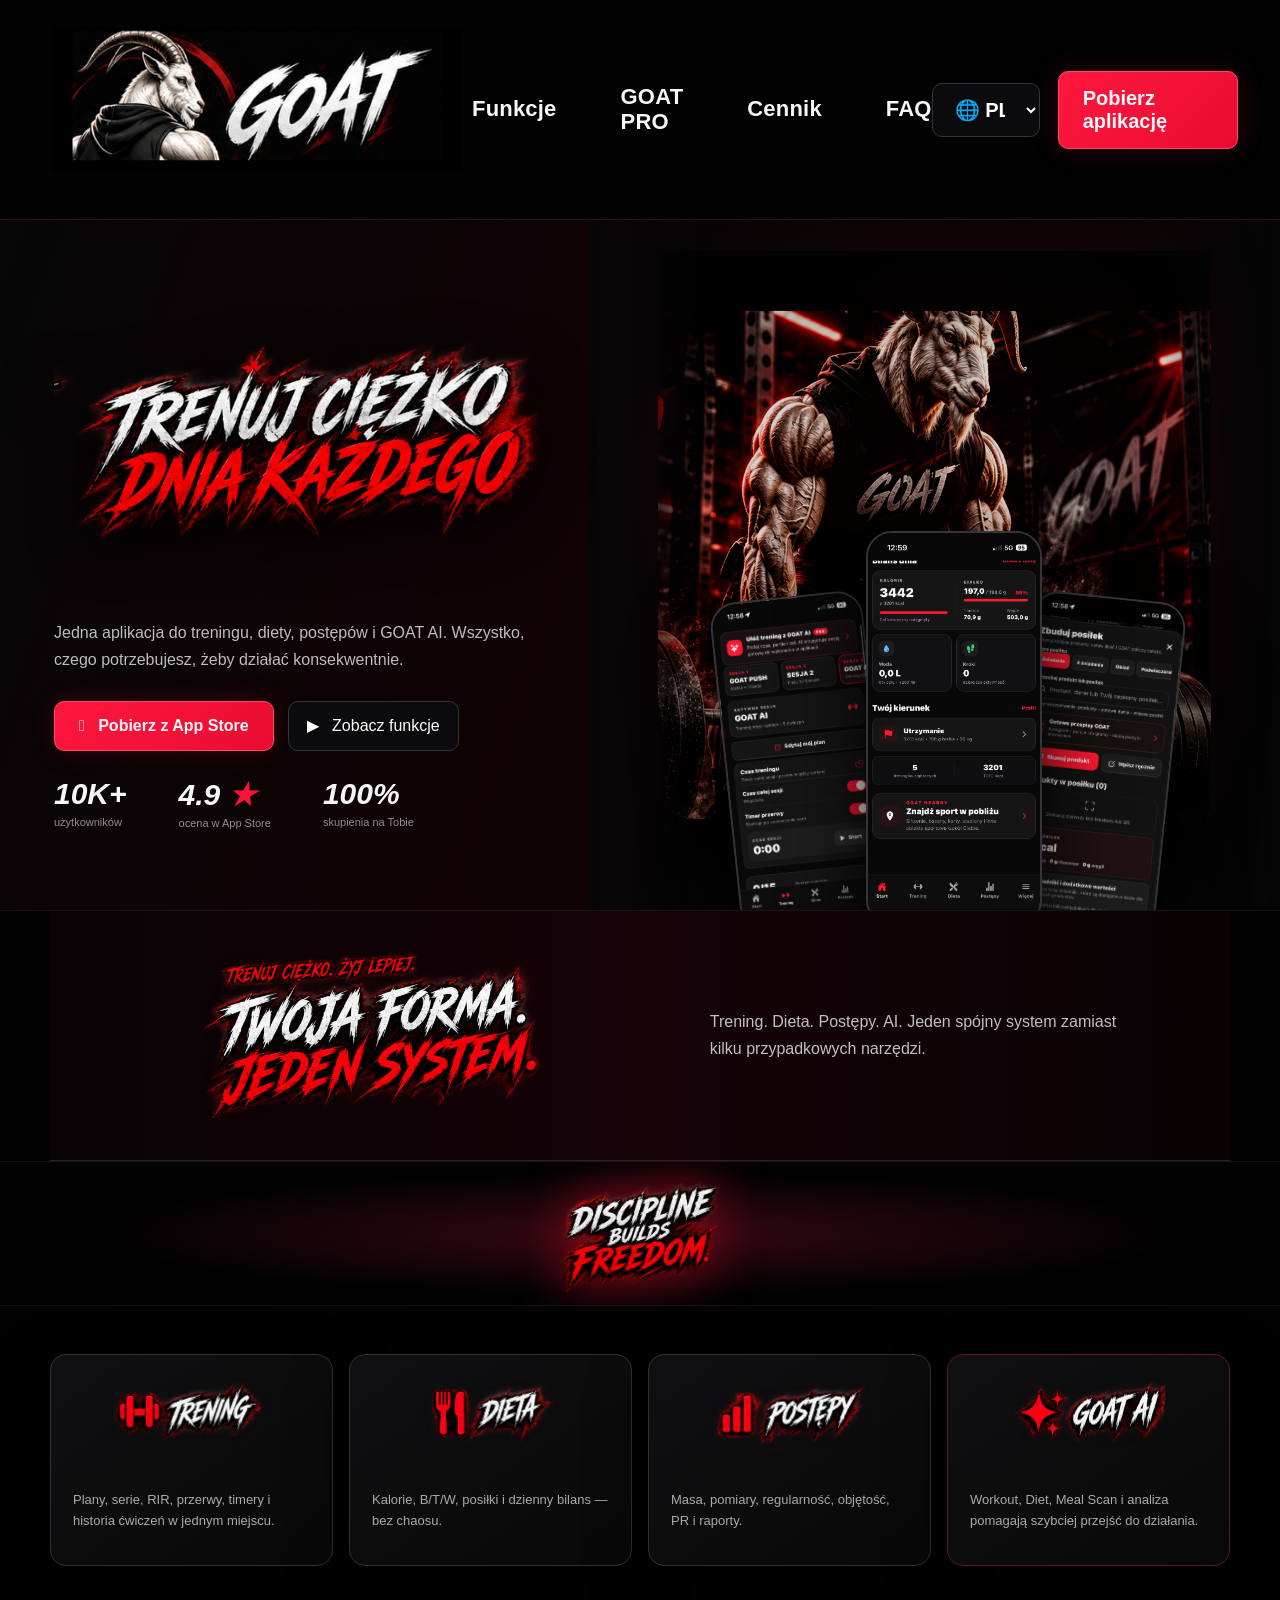
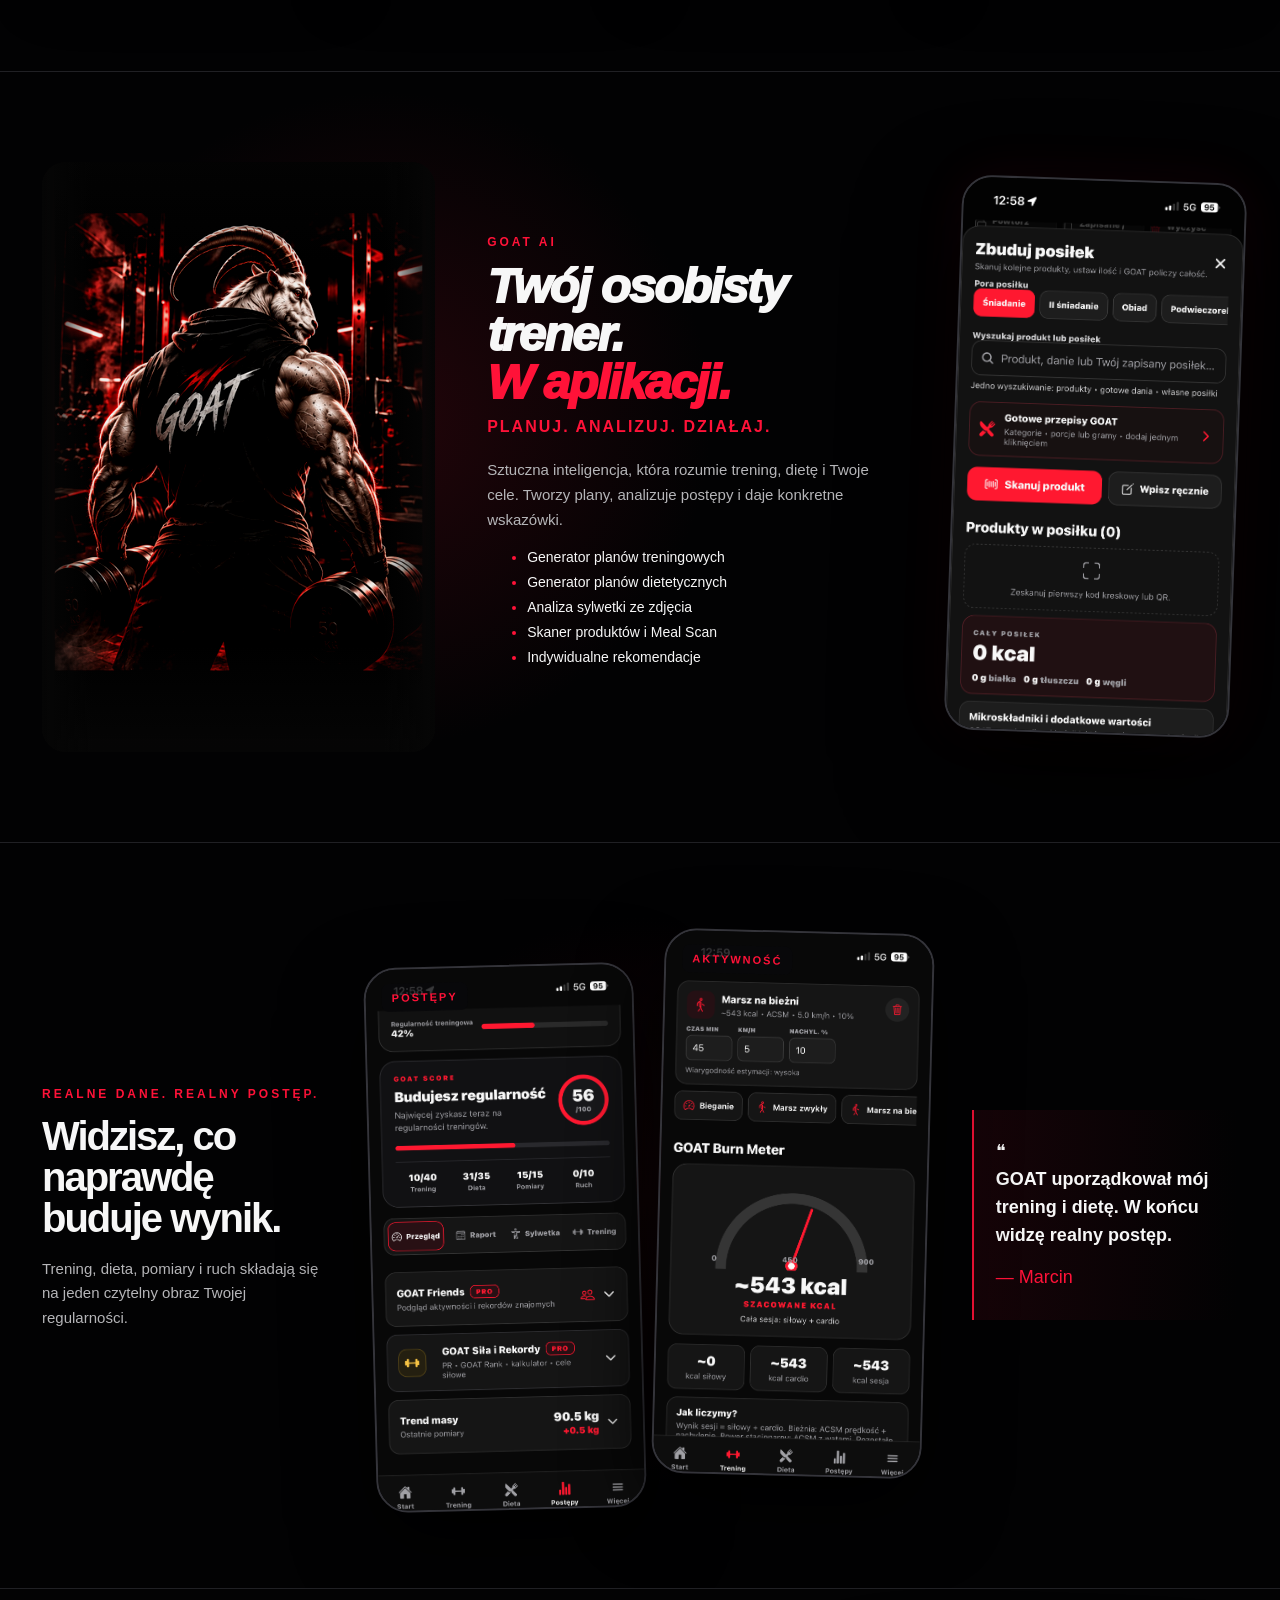
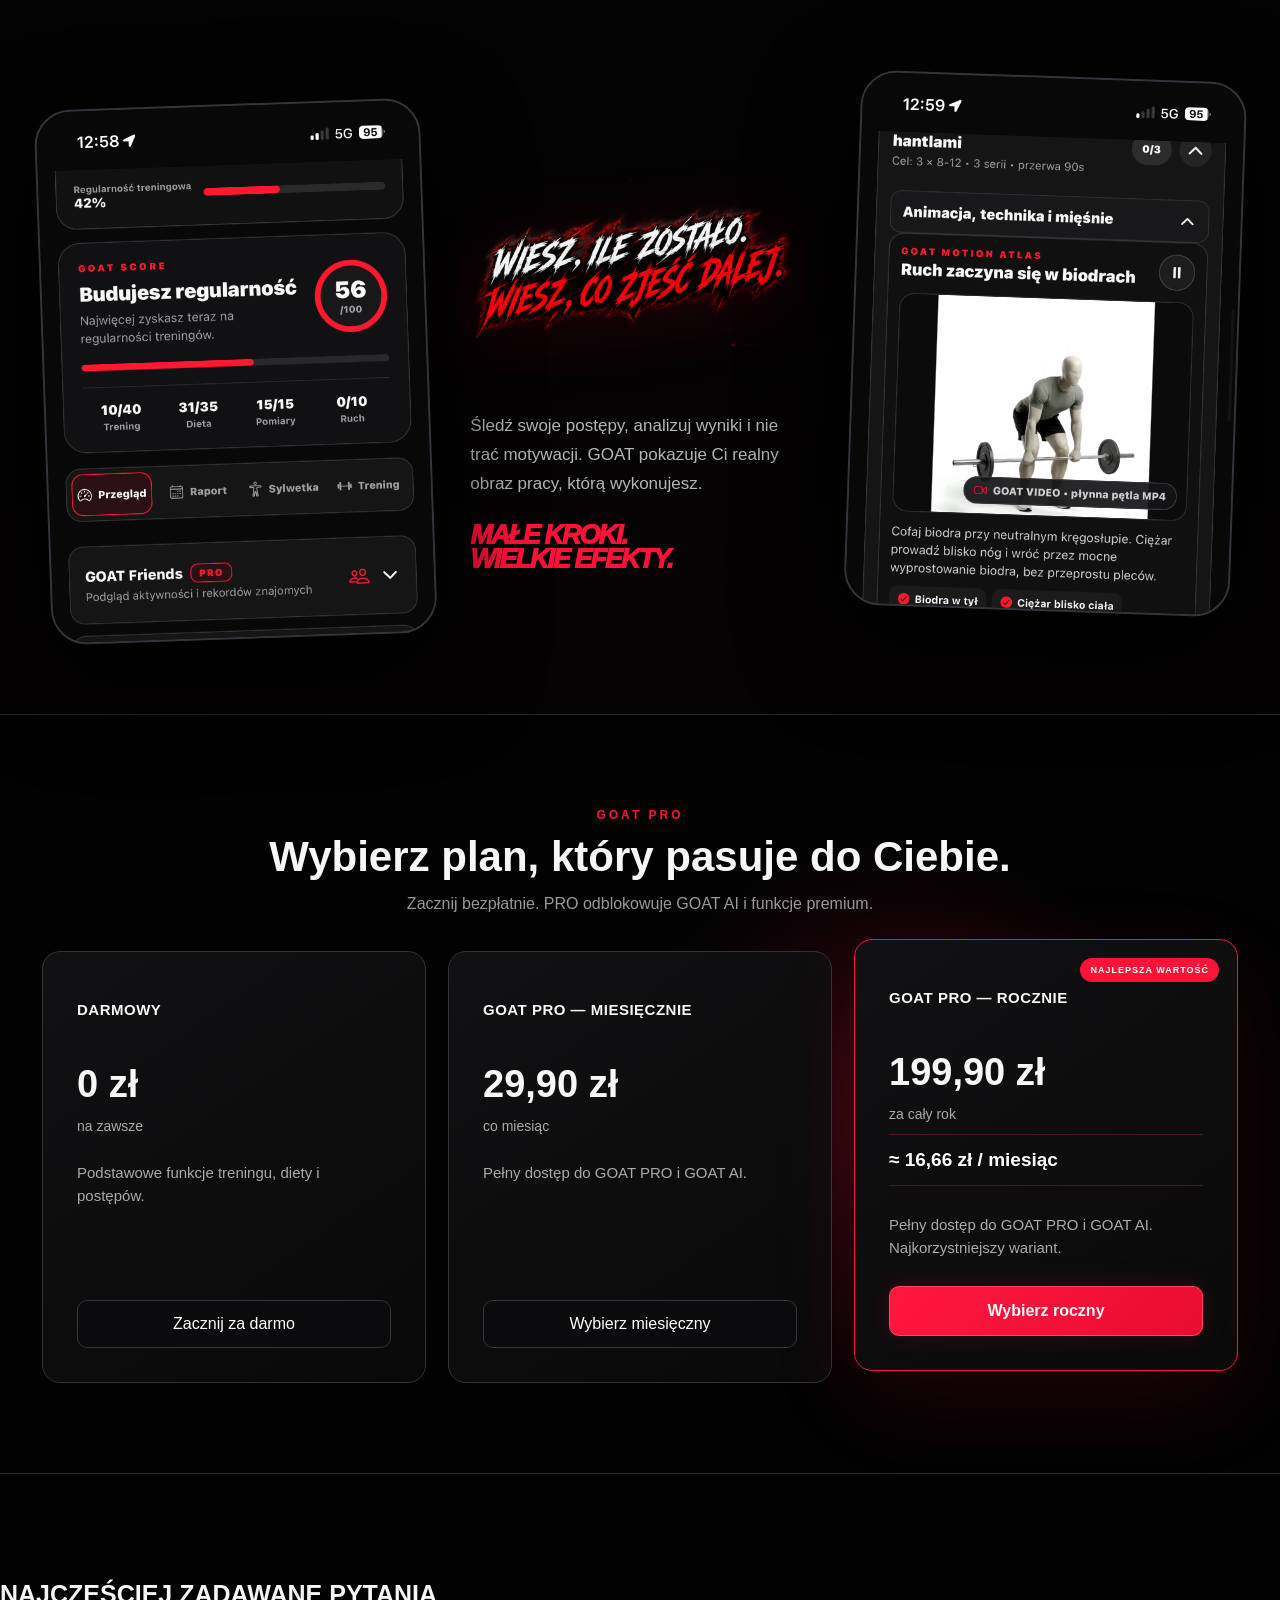
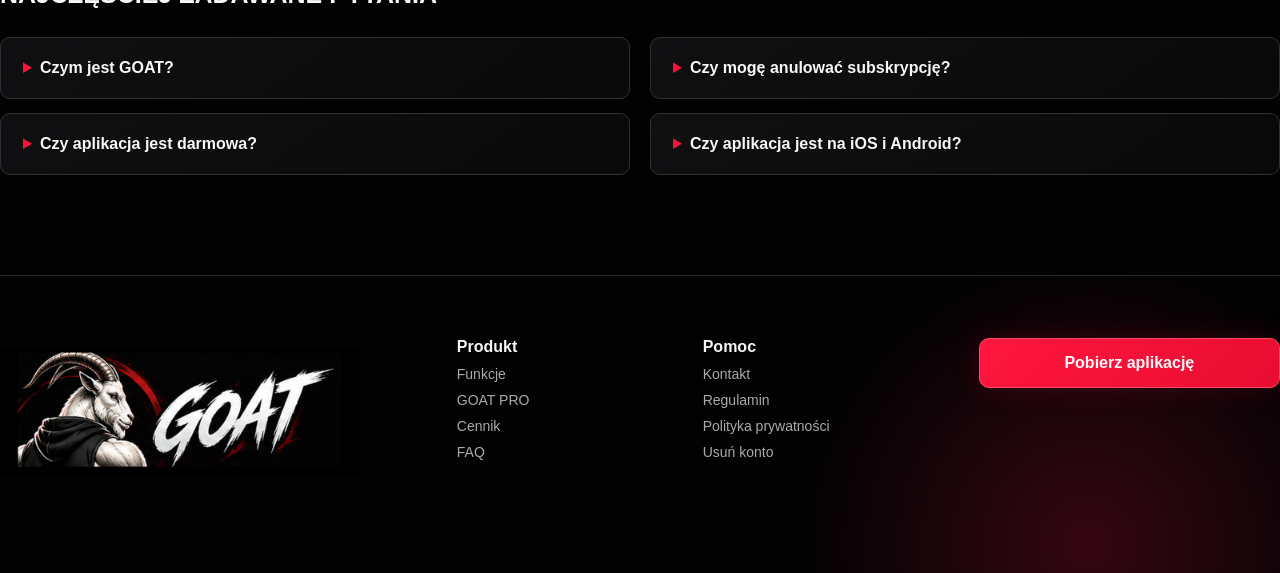
<file: index.html>
<!DOCTYPE html>
<html lang="pl"><head><meta charset="utf-8"/><meta content="width=device-width,initial-scale=1" name="viewport"/><title>GOAT — Trenuj ciężko dnia każdego</title><meta content="GOAT łączy trening, dietę, postępy i GOAT AI w jednej aplikacji." name="description"/><link as="image" href="hero-title2.png" rel="preload"/><link as="image" href="hero-goat-deadlift-v2.png" rel="preload"/><link href="styles.css?v=39-feature-parity" rel="stylesheet"/><!-- GOAT_DEPLOY_V22_20260923_1628 -->
</head><body>
<header class="nav"><a class="brand" href="#top"><img alt="GOAT" src="brand.png"/></a><nav><a data-i18n="nav_features" href="#features">Funkcje</a><a data-i18n="nav_pro" href="#ai">GOAT PRO</a><a data-i18n="nav_pricing" href="#pricing">Cennik</a><a data-i18n="nav_faq" href="#faq">FAQ</a></nav><div class="actions"><select aria-label="Language" id="lang"><option value="pl">🌐 PL</option><option value="en">🌐 EN</option><option value="de">🌐 DE</option><option value="fr">🌐 FR</option><option value="it">🌐 IT</option><option value="es">🌐 ES</option><option value="pt">🌐 PT</option></select><a class="btn" data-i18n="download" href="https://apps.apple.com/app/id6810804684" rel="noopener" target="_blank">Pobierz aplikację</a></div></header>
<main id="top"><section class="hero"><div class="hero-copy"><img alt="Trenuj ciężko dnia każdego" class="art hero-art" id="asset-hero" src="hero-title2.png"/><p class="hero-lead" data-i18n="hero_lead">Jedna aplikacja do treningu, diety, postępów i GOAT AI. Wszystko, czego potrzebujesz, żeby działać konsekwentnie.</p><div class="cta"><a class="btn" data-i18n="appstore" href="https://apps.apple.com/app/id6810804684" rel="noopener" target="_blank">   Pobierz z App Store</a><a class="ghost" data-i18n="see_features" href="#features">▶   Zobacz funkcje</a></div><div class="stats"><b>10K+<small data-i18n="stat_users">użytkowników</small></b><b>4.9 <i>★</i><small data-i18n="stat_rating">ocena w App Store</small></b><b>100%<small data-i18n="stat_focus">skupienia na Tobie</small></b></div></div><div class="hero-visual"><img alt="GOAT — siła, dyscyplina i progres" class="hero-goat" src="hero-goat-deadlift-v2.png"/><div class="phones"><img src="training.png"/><img class="mainphone" src="start.png"/><img src="diet.png"/></div></div></section>
<section class="statement"><img alt="Twoja forma. Jeden system." id="asset-system" src="twoja.png"/><p data-i18n="statement">Trening. Dieta. Postępy. AI. Jeden spójny system zamiast kilku przypadkowych narzędzi.</p></section>
<section class="discipline"><img id="asset-middle" src="discipline.png" alt="Discipline builds freedom"/></section>
<section class="feature-grid" id="features">
<article><img id="asset-training" src="training-label.png" alt="Training"/><p data-i18n="feat_training">Plany, serie, RIR, przerwy, timery i historia ćwiczeń w jednym miejscu.</p></article>
<article><img id="asset-diet" src="diet-label.png" alt="Dieta"/><p data-i18n="feat_diet">Kalorie, B/T/W, posiłki i dzienny bilans — bez chaosu.</p></article>
<article><img id="asset-progress" src="progress-label.png" alt="Postępy"/><p data-i18n="feat_progress">Masa, pomiary, regularność, objętość, PR i raporty.</p></article>
<article><img src="ai-label.png" alt="GOAT AI"/><p data-i18n="feat_ai">Workout, Diet, Meal Scan i analiza pomagają szybciej przejść do działania.</p></article>
</section>
<section class="ai-section" id="ai"><div class="ai-photo"><img src="ai-goat.png"/></div><div class="ai-copy"><span class="kicker">GOAT AI</span><h2 data-i18n="ai_title">Twój osobisty trener.<br/><span>W aplikacji.</span></h2><h3 data-i18n="ai_tag">PLANUJ. ANALIZUJ. DZIAŁAJ.</h3><p data-i18n="ai_desc">Sztuczna inteligencja, która rozumie trening, dietę i Twoje cele. Tworzy plany, analizuje postępy i daje konkretne wskazówki.</p><ul><li data-i18n="ai1">Generator planów treningowych</li><li data-i18n="ai2">Generator planów dietetycznych</li><li data-i18n="ai3">Analiza sylwetki ze zdjęcia</li><li data-i18n="ai4">Skaner produktów i Meal Scan</li><li data-i18n="ai5">Indywidualne rekomendacje</li></ul></div><div class="single-phone"><img src="diet.png"/></div></section>
<section class="results"><div class="results-head"><span class="kicker" data-i18n="results_kicker">REALNE DANE. REALNY POSTĘP.</span><h2 data-i18n="results_title">Widzisz, co naprawdę buduje wynik.</h2><p data-i18n="results_desc">Trening, dieta, pomiary i ruch składają się na jeden czytelny obraz Twojej regularności.</p></div><div class="result-screens"><div class="screen-wrap"><b data-i18n="progress_label">POSTĘPY</b><img src="progress.png"/></div><div class="screen-wrap"><b data-i18n="activity_label">AKTYWNOŚĆ</b><img src="burn.png"/></div></div><div class="quote">❝<br/><b data-i18n="quote">GOAT uporządkował mój trening i dietę. W końcu widzę realny postęp.</b><br/><span>— Marcin</span></div></section>
<section class="control"><div class="phone-side"><img src="progress.png"/></div><div class="control-copy"><img id="asset-food" src="wiesz.png"/><p data-i18n="control">Śledź swoje postępy, analizuj wyniki i nie trać motywacji. GOAT pokazuje Ci realny obraz pracy, którą wykonujesz.</p><div id="asset-steps" class="scribble red small" data-i18n="small_steps">MAŁE KROKI.<br/>WIELKIE EFEKTY.</div></div><div class="phone-side"><img src="meal.png"/></div></section>
<section class="pricing-wrap" id="pricing"><div class="pricing-head"><span class="kicker">GOAT PRO</span><h2 data-i18n="pricing_title">Wybierz plan, który pasuje do Ciebie.</h2><p data-i18n="pricing_desc">Zacznij bezpłatnie. PRO odblokowuje GOAT AI i funkcje premium.</p></div><div class="pricing"><article><h3 data-i18n="free">DARMOWY</h3><strong id="price-free">0 zł</strong><span data-i18n="forever">na zawsze</span><p data-i18n="free_desc">Podstawowe funkcje treningu, diety i postępów.</p><a class="ghost" data-i18n="free_btn" href="https://apps.apple.com/app/id6810804684" rel="noopener" target="_blank">Zacznij za darmo</a></article><article><h3 data-i18n="monthly">GOAT PRO — MIESIĘCZNIE</h3><strong id="price-monthly">29,90 zł</strong><span data-i18n="per_month">co miesiąc</span><p data-i18n="pro_desc">Pełny dostęp do GOAT PRO i GOAT AI.</p><a class="ghost" data-i18n="monthly_btn" href="https://apps.apple.com/app/id6810804684" rel="noopener" target="_blank">Wybierz miesięczny</a></article><article class="hot"><div class="best" data-i18n="best">NAJLEPSZA WARTOŚĆ</div><h3 data-i18n="yearly">GOAT PRO — ROCZNIE</h3><strong id="price-yearly">199,90 zł</strong><span data-i18n="per_year">za cały rok</span><div class="saving" data-i18n="saving">≈ 16,66 zł / miesiąc</div><p data-i18n="yearly_desc">Pełny dostęp do GOAT PRO i GOAT AI. Najkorzystniejszy wariant.</p><a class="btn" data-i18n="yearly_btn" href="https://apps.apple.com/app/id6810804684" rel="noopener" target="_blank">Wybierz roczny</a></article></div></section>
<section class="faq" id="faq"><h2 data-i18n="faq_title">NAJCZĘŚCIEJ ZADAWANE PYTANIA</h2><div class="faq-grid"><details><summary data-i18n="q1">Czym jest GOAT?</summary><p data-i18n="a1">GOAT łączy trening, dietę, postępy i AI.</p></details><details><summary data-i18n="q2">Czy mogę anulować subskrypcję?</summary><p data-i18n="a2">Tak, z poziomu konta sklepu.</p></details><details><summary data-i18n="q3">Czy aplikacja jest darmowa?</summary><p data-i18n="a3">Tak. Podstawowe funkcje są bezpłatne.</p></details><details><summary data-i18n="q4">Czy aplikacja jest na iOS i Android?</summary><p data-i18n="a4">Zależnie od dostępności platform.</p></details></div></section></main>
<footer id="download"><img src="brand.png"/><div><b data-i18n="product">Produkt</b><a data-i18n="nav_features" href="#features">Funkcje</a><a data-i18n="nav_pro" href="#ai">GOAT PRO</a><a data-i18n="nav_pricing" href="#pricing">Cennik</a><a data-i18n="nav_faq" href="#faq">FAQ</a></div><div><b data-i18n="help">Pomoc</b><a data-i18n="contact" href="mailto:goatfitness.support@gmail.com">Kontakt</a><a data-i18n="terms" href="terms.html">Regulamin</a><a data-i18n="privacy" href="https://goatapp91.github.io/goatfitnessapp/privacy.html" rel="noopener" target="_blank">Polityka prywatności</a><a data-i18n="delete" href="https://goatapp91.github.io/goatfitnessapp/delete-account.html" rel="noopener" target="_blank">Usuń konto</a></div><a class="btn" data-i18n="download" href="https://apps.apple.com/app/id6810804684" rel="noopener" target="_blank">Pobierz aplikację</a></footer><script src="app-v15.js?v=39-feature-parity"></script></body></html>
</file>
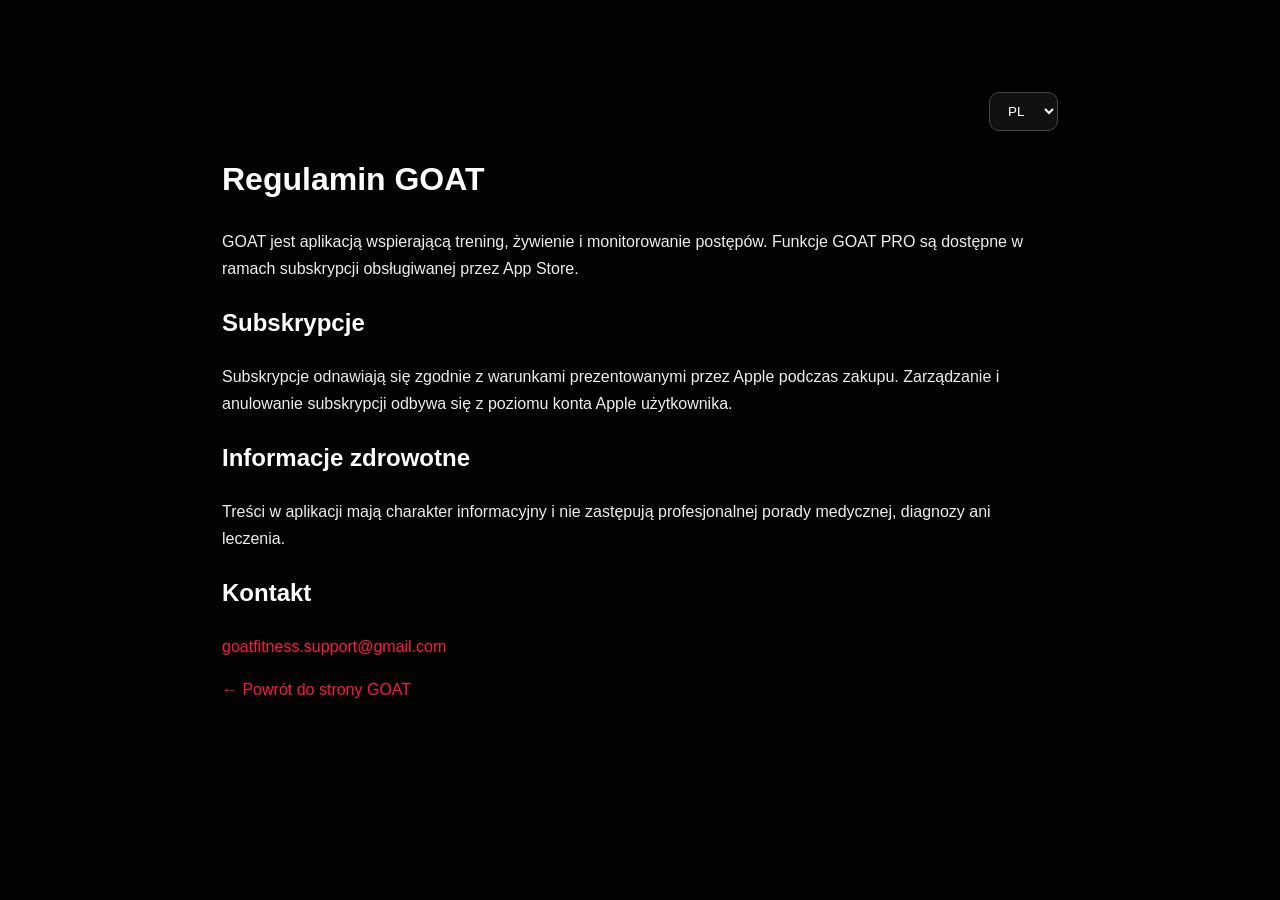
<file: terms.html>
<!doctype html><html lang="pl"><head><meta charset="utf-8"><meta name="viewport" content="width=device-width,initial-scale=1"><title>GOAT — Terms</title><link rel="stylesheet" href="styles.css"><style>main{max-width:900px;margin:60px auto;padding:32px;color:#eee;line-height:1.7}h1,h2{color:#fff}a{color:#ff1744}.langbar{display:flex;justify-content:flex-end}select{background:#111;color:#fff;border:1px solid #444;border-radius:10px;padding:10px 14px}</style></head><body><main><div class="langbar"><select id="lang"><option value="pl">PL</option><option value="en">EN</option><option value="de">DE</option><option value="fr">FR</option><option value="it">IT</option><option value="es">ES</option><option value="pt">PT</option></select></div><h1 data-k="0"></h1><p data-k="1"></p><h2 data-k="2"></h2><p data-k="3"></p><h2 data-k="4"></h2><p data-k="5"></p><h2 data-k="6"></h2><p><a href="mailto:goatfitness.support@gmail.com">goatfitness.support@gmail.com</a></p><p><a data-k="7" href="index.html"></a></p></main><script>const X={"pl":["Regulamin GOAT","GOAT jest aplikacją wspierającą trening, żywienie i monitorowanie postępów. Funkcje GOAT PRO są dostępne w ramach subskrypcji obsługiwanej przez App Store.","Subskrypcje","Subskrypcje odnawiają się zgodnie z warunkami prezentowanymi przez Apple podczas zakupu. Zarządzanie i anulowanie subskrypcji odbywa się z poziomu konta Apple użytkownika.","Informacje zdrowotne","Treści w aplikacji mają charakter informacyjny i nie zastępują profesjonalnej porady medycznej, diagnozy ani leczenia.","Kontakt","← Powrót do strony GOAT"],"en":["GOAT Terms","GOAT is an app supporting training, nutrition and progress tracking. GOAT PRO features are available through subscriptions handled by the App Store.","Subscriptions","Subscriptions renew according to the terms shown by Apple during purchase. Subscription management and cancellation are handled through the user’s Apple account.","Health information","Content in the app is informational and does not replace professional medical advice, diagnosis or treatment.","Contact","← Back to GOAT"],"de":["GOAT Nutzungsbedingungen","GOAT unterstützt Training, Ernährung und Fortschrittsverfolgung. GOAT PRO ist über Abonnements im App Store verfügbar.","Abonnements","Abonnements verlängern sich gemäß den beim Kauf von Apple angezeigten Bedingungen. Verwaltung und Kündigung erfolgen über das Apple-Konto.","Gesundheitsinformationen","Die Inhalte dienen nur Informationszwecken und ersetzen keine professionelle medizinische Beratung, Diagnose oder Behandlung.","Kontakt","← Zurück zu GOAT"],"fr":["Conditions GOAT","GOAT accompagne l’entraînement, la nutrition et le suivi des progrès. Les fonctions GOAT PRO sont disponibles via des abonnements gérés par l’App Store.","Abonnements","Les abonnements se renouvellent selon les conditions affichées par Apple lors de l’achat. La gestion et l’annulation se font depuis le compte Apple.","Informations de santé","Le contenu est informatif et ne remplace pas un avis médical professionnel, un diagnostic ou un traitement.","Contact","← Retour à GOAT"],"it":["Termini GOAT","GOAT supporta allenamento, alimentazione e monitoraggio dei progressi. Le funzioni GOAT PRO sono disponibili tramite abbonamenti gestiti dall’App Store.","Abbonamenti","Gli abbonamenti si rinnovano secondo le condizioni mostrate da Apple durante l’acquisto. Gestione e cancellazione avvengono tramite l’account Apple.","Informazioni sulla salute","I contenuti sono informativi e non sostituiscono consulenza medica professionale, diagnosi o trattamento.","Contatti","← Torna a GOAT"],"es":["Términos de GOAT","GOAT apoya el entrenamiento, la nutrición y el seguimiento del progreso. Las funciones GOAT PRO están disponibles mediante suscripciones gestionadas por App Store.","Suscripciones","Las suscripciones se renuevan según las condiciones mostradas por Apple durante la compra. La gestión y cancelación se realizan desde la cuenta de Apple.","Información de salud","El contenido es informativo y no sustituye el consejo médico profesional, diagnóstico o tratamiento.","Contacto","← Volver a GOAT"],"pt":["Termos do GOAT","O GOAT apoia treino, nutrição e acompanhamento de progresso. Os recursos GOAT PRO estão disponíveis por assinaturas gerenciadas pela App Store.","Assinaturas","As assinaturas são renovadas conforme os termos mostrados pela Apple durante a compra. O gerenciamento e cancelamento são feitos pela conta Apple.","Informações de saúde","O conteúdo é informativo e não substitui orientação médica profissional, diagnóstico ou tratamento.","Contato","← Voltar ao GOAT"]};const l=document.querySelector("#lang");function a(c){if(!X[c])c="pl";document.documentElement.lang=c;localStorage.setItem("goatLang",c);document.querySelectorAll("[data-k]").forEach(e=>e.innerHTML=X[c][+e.dataset.k]);}const s=localStorage.getItem("goatLang")||"pl";l.value=s;a(s);l.onchange=e=>a(e.target.value);</script></body></html>
</file>
<file: styles.css>
:root{--r:#ff1238;--bg:#030303;--panel:#0d0d0f;--line:#2c2c31;--muted:#aaa;--max:1440px}*{box-sizing:border-box}html{scroll-behavior:smooth}body{margin:0;background:#030303;color:#f7f7f7;font-family:Arial,Helvetica,sans-serif;overflow-x:hidden}a{color:inherit;text-decoration:none}.nav{height:86px;position:sticky;top:0;z-index:100;display:flex;align-items:center;padding:0 max(calc((100vw - 1440px)/2 + 28px),28px);background:#050505f2;border-bottom:1px solid #311018;backdrop-filter:blur(16px)}.brand{width:210px;height:80px;overflow:hidden;flex:none}.brand img{width:230px;height:120px;object-fit:cover;object-position:left top;transform:translate(-4px,-8px)}.nav nav{display:flex;gap:42px;margin:auto}.nav nav a{font-weight:900;font-size:14px}.actions{display:flex;gap:12px;align-items:center}.actions select,.ghost{background:#0b0b0d;color:#fff;border:1px solid #34343a;border-radius:10px;padding:14px 18px}.btn{display:inline-flex;align-items:center;justify-content:center;background:linear-gradient(135deg,#ff173e,#e90c31);border:1px solid #ff4964;border-radius:10px;padding:15px 24px;font-weight:900;box-shadow:0 0 28px #ff123827}.hero{min-height:720px;max-width:var(--max);margin:auto;display:grid;grid-template-columns:48% 52%;overflow:hidden;background:linear-gradient(100deg,#050505,#0e0204 48%,#050505)}.hero-copy{padding:45px 20px 55px 38px;z-index:4;display:flex;flex-direction:column;justify-content:center}.hero-art{width:min(620px,100%);height:auto;display:block}.system-art{width:min(560px,95%);height:auto;display:block;margin-top:-18px}.hero-copy>p{max-width:590px;color:#bdbdc1;line-height:1.65;font-size:17px;margin:0}.cta{display:flex;gap:14px;margin:24px 0}.stats{display:flex;gap:46px}.stats b{font-size:30px;font-style:italic}.stats i{color:var(--r)}.stats small{display:block;font-size:11px;color:#8e8e94;font-style:normal;font-weight:400;margin-top:5px}.hero-visual{position:relative;min-height:720px;overflow:hidden;background:radial-gradient(circle at 60% 35%,#550816 0,transparent 36%)}.hero-goat{position:absolute;width:100%;height:100%;object-fit:cover;object-position:64% top;opacity:.58;filter:contrast(1.08) saturate(1.08)}.phones{position:absolute;left:3%;right:2%;bottom:18px;height:490px;display:flex;justify-content:center;align-items:flex-end;z-index:3}.phones img{width:27%;height:405px;object-fit:cover;object-position:top;border:2px solid #34343a;border-radius:30px;box-shadow:0 30px 80px #000;transform:rotate(-6deg);margin-right:-18px}.phones .mainphone{width:32%;height:470px;transform:none;z-index:4}.phones img:last-child{transform:rotate(6deg);margin-left:-18px;margin-right:0}.discipline{height:210px;display:grid;place-items:center;overflow:hidden;background:radial-gradient(ellipse at center,#5b0717 0,transparent 62%);border-block:1px solid #251014}.discipline img{width:390px;max-height:175px;object-fit:contain;filter:drop-shadow(0 0 25px #8d0a1d)}.feature-grid{max-width:1320px;margin:auto;padding:55px 30px 90px;display:grid;grid-template-columns:repeat(4,1fr);gap:18px}.feature-grid article{min-height:220px;padding:20px;background:linear-gradient(145deg,#101012,#080809);border:1px solid #303036;border-radius:14px;box-shadow:0 20px 55px #0008}.feature-grid article:last-child{border-color:#651326}.feature-grid article img{width:100%;height:100px;object-fit:contain}.feature-grid p{color:#aaa;line-height:1.55;font-size:14px}.ai-section,.results,.control{max-width:1320px;margin:auto;padding:90px 35px;display:grid;align-items:center;gap:48px;border-top:1px solid #202024}.ai-section{grid-template-columns:.9fr 1fr .65fr;background:radial-gradient(circle at 20% 50%,#350710 0,transparent 30%)}.ai-photo{height:620px;overflow:hidden;border-radius:22px}.ai-photo img{width:100%;height:100%;object-fit:cover;object-position:center;filter:contrast(1.08)}.ai-copy{max-width:520px}.ai-copy h2{font-size:54px;line-height:.95;margin:8px 0 10px;font-weight:1000;font-style:italic}.ai-copy h2 span,.ai-copy h3{color:var(--r)}.ai-copy h3{font-size:22px;margin:0 0 22px}.ai-copy p,.results p,.control p{color:#b5b5b8;line-height:1.65}.ai-copy li{margin:11px 0}.ai-copy li::marker{color:var(--r)}.single-phone{width:300px;height:590px;overflow:hidden;border:2px solid #34343a;border-radius:34px;box-shadow:0 30px 80px #000}.single-phone img{width:100%;height:100%;object-fit:cover;object-position:top}.scribble{font-size:42px;line-height:.92;font-weight:1000;font-style:italic;letter-spacing:-2px}.scribble.red{color:var(--r)}.results{grid-template-columns:.75fr 1.3fr .75fr;background:radial-gradient(circle at 52% 48%,#2e050c 0,transparent 35%)}.result-screens{height:620px;display:flex;justify-content:center;align-items:center;gap:18px}.result-screens img{width:300px;height:590px;object-fit:cover;object-position:top;border:2px solid #34343a;border-radius:34px;box-shadow:0 30px 80px #000}.result-screens img:last-child{transform:translateY(26px)}.quote{font-size:20px;line-height:1.5}.quote span{display:block;color:var(--r);margin-top:15px}.control{grid-template-columns:.8fr 1fr .8fr;background:radial-gradient(circle at 50% 50%,#26050b 0,transparent 30%)}.phone-side{height:600px;overflow:hidden;border:2px solid #34343a;border-radius:34px;box-shadow:0 30px 80px #000}.phone-side img{width:100%;height:100%;object-fit:cover;object-position:top}.control-copy{max-width:500px}.control-copy>img{width:100%;height:auto;display:block}.control .scribble{font-size:30px;margin-top:24px}.pricing{max-width:1320px;margin:auto;padding:90px 35px;display:grid;grid-template-columns:.7fr 1fr 1fr .55fr;gap:20px;align-items:stretch;border-top:1px solid #252525;background:radial-gradient(circle at 66% 50%,#350711 0,transparent 28%)}.plan-intro .scribble,.pricing>.scribble{font-size:46px;line-height:.9;font-weight:1000;font-style:italic}.pricing>.scribble{color:var(--r)}.pricing article{min-height:330px;background:linear-gradient(145deg,#111113,#09090a);border:1px solid #333;border-radius:14px;padding:30px;display:flex;flex-direction:column;gap:12px}.pricing .hot{border-color:var(--r);box-shadow:0 0 42px #ff17382b}.pricing strong{font-size:34px}.pricing strong small,.pricing span,.pricing p{font-size:13px;color:#999}.pricing article .btn,.pricing article .ghost{margin-top:auto;text-align:center}.faq{max-width:1320px;margin:auto;padding:70px 35px 90px;border-top:1px solid #292929}.faq h2{font-size:25px;margin-bottom:28px}.faq-grid{display:grid;grid-template-columns:1fr 1fr;gap:14px 20px}.faq details{background:linear-gradient(145deg,#101012,#09090a);border:1px solid #303035;border-radius:10px;padding:19px}.faq details[open]{border-color:#741428}.faq summary{cursor:pointer;font-weight:800}.faq summary::marker{color:var(--r)}.faq p{color:#aaa;line-height:1.5}footer{max-width:1320px;margin:auto;padding:55px 35px 75px;border-top:1px solid #2a2a2a;display:grid;grid-template-columns:1.4fr .7fr .8fr 1fr;gap:35px;align-items:start;background:radial-gradient(circle at 85% 90%,#350711 0,transparent 26%)}footer>img{width:190px;height:100px;object-fit:cover;object-position:left top}footer div{display:flex;flex-direction:column;gap:10px}footer div a{color:#aaa;font-size:14px}
@media(max-width:1000px){.nav nav{display:none}.hero{grid-template-columns:1fr}.hero-visual{min-height:620px}.feature-grid{grid-template-columns:1fr 1fr}.ai-section,.results,.control,.pricing{grid-template-columns:1fr}.ai-photo{height:520px}.single-phone,.phone-side{width:min(360px,100%);height:600px;margin:auto}.result-screens{height:auto;flex-wrap:wrap}.pricing>.scribble{display:none}.faq-grid{grid-template-columns:1fr}footer{grid-template-columns:1fr 1fr}}
@media(max-width:600px){.nav{padding:0 14px}.brand{width:150px}.actions .btn{display:none}.hero-copy{padding:30px 18px}.hero-visual{min-height:520px}.feature-grid{grid-template-columns:1fr;padding:45px 18px}.stats{gap:18px}.stats b{font-size:22px}.phones{height:410px}.phones img{height:340px}.phones .mainphone{height:400px}.ai-section,.results,.control,.pricing,.faq{padding:60px 18px}.result-screens img{width:46%;height:500px}footer{grid-template-columns:1fr;padding-inline:18px}}

/* V5 — editorial/premium layout pass */
.hero{height:690px;grid-template-columns:45% 55%}.hero-copy{padding:62px 30px 52px 46px}.hero-art{width:min(575px,100%);margin:0 0 28px}.hero-lead{font-size:18px;max-width:560px}.hero-visual{height:690px}.hero-goat{width:116%;height:116%;left:-8%;top:-7%;object-position:64% 25%;opacity:.92}.hero-visual:after{content:"";position:absolute;inset:0;background:linear-gradient(90deg,#050505 0%,transparent 18%,transparent 82%,#05050555 100%);pointer-events:none}.phones{left:10%;right:3%;bottom:-30px;height:420px}.phones img{height:335px}.phones .mainphone{height:405px}.statement{max-width:var(--max);margin:auto;padding:42px 6%;display:flex;align-items:center;justify-content:center;gap:72px;border-bottom:1px solid #242428;background:linear-gradient(90deg,#050505,#160307,#050505)}.statement img{width:430px;max-width:44%}.statement p{max-width:520px;color:#a9a9ae;font-size:17px;line-height:1.65}.discipline{height:170px;background:radial-gradient(ellipse at center,#360711 0,transparent 60%)}.discipline img{width:310px;max-height:135px}.feature-grid{padding-top:42px}.feature-grid article{min-height:210px}.feature-grid article img{height:90px}.ai-section{grid-template-columns:.9fr 1fr .62fr;gap:58px;padding-top:110px;padding-bottom:110px}.ai-photo{height:600px;border-radius:20px}.ai-photo img{width:120%;height:100%;object-fit:cover;object-position:left center}.ai-copy h2{font-size:52px;line-height:1;margin:12px 0 12px}.ai-copy h2 span{color:var(--r)}.ai-copy h3{font-size:14px;letter-spacing:2px}.kicker{color:var(--r);font-size:12px;letter-spacing:3px;font-weight:900}.single-phone{width:292px;height:580px}.results{grid-template-columns:.78fr 1.45fr .7fr;gap:44px;padding-top:110px;padding-bottom:110px}.results-head h2{font-size:42px;line-height:1.05;margin:14px 0 18px;letter-spacing:-1.5px}.results-head p{font-size:17px}.result-screens{height:610px;gap:22px;align-items:center}.screen-wrap{width:292px;height:610px;position:relative}.screen-wrap>b{position:absolute;z-index:3;left:18px;top:16px;padding:8px 10px;border-radius:7px;background:#08080acc;color:var(--r);font-size:11px;letter-spacing:2px}.screen-wrap img{width:100%!important;height:100%!important;transform:none!important;object-fit:cover!important;object-position:top!important;border:2px solid #34343a;border-radius:32px;box-shadow:0 30px 80px #000}.quote{padding:28px;border-left:2px solid var(--r);background:linear-gradient(90deg,#140408,transparent);font-size:18px}.control{grid-template-columns:1fr .72fr .72fr;gap:34px;padding-top:105px;padding-bottom:105px}.control-copy{padding-right:30px}.control-copy>img{max-width:520px}.phone-side{height:560px}.pricing-wrap{max-width:1320px;margin:auto;padding:105px 35px;border-top:1px solid #252525;background:radial-gradient(circle at 70% 52%,#30060e 0,transparent 28%)}.pricing-head{text-align:center;max-width:760px;margin:0 auto 48px}.pricing-head h2{font-size:46px;line-height:1.05;margin:12px 0 14px}.pricing-head p{color:#999;font-size:16px}.pricing-wrap .pricing{padding:0;max-width:none;display:grid;grid-template-columns:repeat(3,1fr);gap:18px;border:0;background:none}.pricing-wrap .pricing article{min-height:390px;padding:32px}.pricing-wrap .pricing h3{font-size:15px;letter-spacing:.5px}.pricing-wrap .pricing strong{font-size:42px;margin-top:18px}.pricing-wrap .pricing span{font-size:14px;color:#aaa}.pricing-wrap .pricing p{font-size:15px;line-height:1.55;color:#aaa}.pricing-wrap .pricing .hot{position:relative;border-color:var(--r);transform:translateY(-10px);box-shadow:0 24px 70px #ff173820}.best{position:absolute;right:18px;top:18px;background:var(--r);color:white;border-radius:999px;padding:7px 10px;font-size:9px;font-weight:900;letter-spacing:1px}.saving{font-size:18px!important;color:#fff!important;font-weight:800;padding:12px 0;border-block:1px solid #4a1621}.faq{padding-top:80px}footer{padding-top:65px}
@media(max-width:1000px){.statement{flex-direction:column;gap:22px;text-align:center}.statement img{max-width:80%}.results{grid-template-columns:1fr}.results-head{text-align:center}.control{grid-template-columns:1fr}.pricing-wrap .pricing{grid-template-columns:1fr}.pricing-wrap .pricing .hot{transform:none}.ai-section{grid-template-columns:1fr}.ai-photo{height:520px}.screen-wrap{width:min(330px,46vw)}}
@media(max-width:600px){.hero{height:auto}.hero-copy{padding:36px 18px}.hero-visual{height:540px}.statement{padding:36px 18px}.statement img{max-width:100%}.result-screens{height:auto;flex-wrap:wrap}.screen-wrap{width:46%;height:480px}.pricing-wrap{padding:65px 18px}.pricing-head h2{font-size:34px}}

/* V6 — image framing corrections */
/* HERO: stop enlarging the 740x540 artwork beyond necessity; keep the goat cleaner and less soft. */
.hero-visual{background:#050505;isolation:isolate}
.hero-goat{width:100%;height:100%;left:0;top:0;object-fit:cover;object-position:58% 28%;opacity:.96;filter:contrast(1.14) saturate(1.12);transform:scale(1.01);image-rendering:auto}
.hero-visual:after{background:linear-gradient(90deg,#050505 0%,rgba(5,5,5,.52) 5%,transparent 22%,transparent 88%,rgba(5,5,5,.3) 100%)}

/* AI section: show the full supplied goat artwork instead of cropping its bottom caption. */
.ai-photo{height:560px;overflow:hidden;background:radial-gradient(circle at 50% 48%,#24050b 0,#080809 68%);display:flex;align-items:center;justify-content:center;border-radius:20px}
.ai-photo img{width:88%;height:88%;object-fit:contain;object-position:center center;filter:contrast(1.08) saturate(1.05);transform:none}
.ai-section{grid-template-columns:.82fr 1fr .62fr;gap:54px}

@media(max-width:1000px){.ai-photo{height:500px}.ai-photo img{width:84%;height:84%}}
@media(max-width:600px){.ai-photo{height:440px}.ai-photo img{width:90%;height:90%}}

/* V7 — premium composition pass */
:root{--max:1500px;--content:1240px}
body{background:#020203}
.nav{height:92px;padding-inline:max(calc((100vw - 1500px)/2 + 42px),42px);background:rgba(3,3,4,.94)}
.brand{width:205px;height:86px}.brand img{width:210px;height:109px;transform:translate(-2px,-4px);object-fit:cover}
.nav nav{gap:52px}.nav nav a{font-size:15px;letter-spacing:.2px}.actions select{min-width:108px}

/* HERO — image and product are separate, no destructive cropping */
.hero{max-width:1500px;height:auto;min-height:780px;grid-template-columns:46% 54%;position:relative;background:linear-gradient(110deg,#060607 0%,#100205 45%,#030304 100%);border-bottom:1px solid #241015}
.hero-copy{padding:70px 36px 66px 62px;justify-content:center}
.hero-art{width:min(590px,100%);margin:0 0 26px;filter:drop-shadow(0 10px 28px #000)}
.hero-lead{max-width:570px!important;font-size:17px!important;line-height:1.7!important}
.hero-visual{min-height:780px;height:780px;background:radial-gradient(circle at 62% 40%,#5c0716 0%,#180308 37%,#050506 72%);overflow:hidden}
.hero-goat{position:absolute;width:88%;height:88%;left:7%;top:2%;object-fit:contain;object-position:center top;opacity:1;filter:contrast(1.16) saturate(1.08) drop-shadow(0 20px 50px #000);transform:none}
.hero-visual:after{background:linear-gradient(90deg,#080607 0%,transparent 16%,transparent 86%,#03030488 100%)}
.phones{left:8%;right:4%;bottom:-26px;height:470px;align-items:flex-end}
.phones img{width:25%;height:350px;border-radius:26px;margin-right:-12px}.phones .mainphone{width:30%;height:430px}.phones img:last-child{margin-left:-12px}
.cta{margin:28px 0 26px}.stats{gap:52px}

/* secondary brand beat: smaller, intentional */
.statement{max-width:1500px;padding:38px 8%;gap:90px;min-height:190px}.statement img{width:350px;max-width:38%}.statement p{font-size:16px;max-width:480px}
.discipline{height:150px}.discipline img{width:285px;max-height:118px}

.feature-grid{max-width:1240px;padding:58px 0 110px;gap:20px}.feature-grid article{min-height:230px;padding:24px;border-radius:16px;transition:.25s transform,.25s border-color,.25s box-shadow}.feature-grid article:hover{transform:translateY(-5px);border-color:#5e1725;box-shadow:0 24px 70px #000,0 0 30px #ff123812}.feature-grid article img{height:94px}.feature-grid p{font-size:15px;line-height:1.6}

/* GOAT AI — one composed editorial scene instead of 3 disconnected columns */
.ai-section{max-width:1500px;min-height:760px;padding:105px max(calc((100% - 1240px)/2),36px);grid-template-columns:1.05fr 1fr .62fr;gap:44px;position:relative;background:radial-gradient(circle at 20% 50%,#330711 0%,transparent 28%),linear-gradient(180deg,#030304,#060304);overflow:hidden}
.ai-photo{height:590px;border:0;border-radius:0;background:transparent;overflow:visible;align-self:center}
.ai-photo img{width:100%;height:100%;object-fit:contain;object-position:center;filter:contrast(1.14) saturate(1.08) drop-shadow(0 25px 60px #000)}
.ai-copy{position:relative;z-index:2}.ai-copy h2{font-size:58px;line-height:.93;letter-spacing:-2px}.ai-copy h3{font-size:13px;letter-spacing:3px}.ai-copy p{font-size:16px}.ai-copy li{font-size:15px}
.single-phone{width:285px;height:620px;border-radius:38px;transform:rotate(2deg);box-shadow:0 40px 100px #000,0 0 55px #ff123812}

/* Results — stronger product hierarchy */
.results{max-width:1500px;padding:120px max(calc((100% - 1240px)/2),36px);grid-template-columns:.72fr 1.42fr .72fr;gap:52px;min-height:760px;background:radial-gradient(circle at 52% 45%,#25050b 0%,transparent 34%)}
.results-head h2{font-size:48px;line-height:1;letter-spacing:-2px}.result-screens{height:610px;gap:24px}.screen-wrap{width:300px;height:600px}.screen-wrap:nth-child(1){transform:translateY(22px) rotate(-1.5deg)}.screen-wrap:nth-child(2){transform:translateY(-12px) rotate(1.5deg)}.quote{font-size:20px;padding:34px 26px;border-left:2px solid var(--r);background:linear-gradient(90deg,#160408,transparent)}

/* Control — convert into premium editorial product showcase */
.control{max-width:1500px;min-height:720px;padding:115px max(calc((100% - 1240px)/2),36px);grid-template-columns:.82fr .72fr .82fr;gap:54px;background:linear-gradient(180deg,#030304,#050203);position:relative}
.phone-side{height:570px;border-radius:36px;background:#09090a;box-shadow:0 36px 100px #000}.phone-side:first-child{transform:rotate(-2deg) translateY(20px)}.phone-side:last-child{transform:rotate(2deg) translateY(-8px)}
.control-copy{text-align:left;padding:0}.control-copy>img{max-width:470px;filter:drop-shadow(0 12px 35px #ff12381c)}.control-copy p{font-size:17px;line-height:1.7}.control .scribble{font-size:32px}

/* Pricing — product-grade three-card hierarchy */
.pricing-wrap{max-width:1240px;padding:110px 0 120px}.pricing-head{margin-bottom:56px}.pricing-head h2{font-size:50px}.pricing-wrap .pricing{gap:22px}.pricing-wrap .pricing article{min-height:420px;padding:34px;border-radius:18px}.pricing-wrap .pricing strong{font-size:44px}.pricing-wrap .pricing .hot{transform:translateY(-12px);box-shadow:0 30px 90px #ff17381c}.saving{font-size:19px!important;padding:14px 0}

.faq{max-width:1240px;padding:85px 0 100px}.faq details{padding:21px 22px}footer{max-width:1240px;padding:62px 0 85px}

@media(max-width:1100px){.nav{padding-inline:24px}.hero{grid-template-columns:1fr;min-height:auto}.hero-copy{padding:60px 8% 30px}.hero-visual{height:680px;min-height:680px}.hero-goat{width:80%;left:10%}.feature-grid{padding-inline:24px}.ai-section,.results,.control{grid-template-columns:1fr;padding-inline:8%}.ai-photo{height:560px}.single-phone{margin:auto}.results-head,.quote{text-align:center}.result-screens{height:auto}.control-copy{text-align:center}.control-copy>img{margin:auto}.pricing-wrap,.faq,footer{padding-inline:24px}}
@media(max-width:650px){.nav{height:76px}.brand{width:145px;height:70px}.brand img{width:155px;height:85px}.hero-copy{padding:38px 20px 20px}.hero-visual{height:530px;min-height:530px}.hero-goat{width:100%;height:78%;left:0}.phones{height:340px;left:2%;right:2%}.phones img{height:260px}.phones .mainphone{height:325px}.statement{padding:32px 20px;gap:22px}.statement img{width:300px;max-width:100%}.feature-grid{padding-inline:18px}.ai-section,.results,.control{padding:72px 20px}.ai-copy h2{font-size:44px}.ai-photo{height:440px}.result-screens{gap:10px}.screen-wrap{width:48%;height:470px}.control{gap:30px}.pricing-wrap,.faq,footer{padding-inline:18px}.pricing-head h2{font-size:36px}}

/* V9 — visual polish pass */
@media(min-width:1101px){
  .nav{height:82px}.brand{width:190px;height:76px}.brand img{width:205px;height:105px;transform:translate(-2px,-5px)}
  .hero{max-width:1440px;min-height:690px;grid-template-columns:46% 54%;border-bottom:1px solid #221016}
  .hero-copy{padding:56px 44px 52px 54px}
  .hero-art{width:min(520px,92%);margin-bottom:30px}
  .hero-lead{font-size:16px!important;max-width:535px!important;color:#c3c3c7}
  .hero-visual{height:690px;min-height:690px;background:radial-gradient(circle at 56% 38%,#3a0710 0,#100205 42%,#030303 76%)}
  .hero-goat{width:82%;height:82%;left:9%;top:1%;object-fit:contain;object-position:center top;filter:contrast(1.1) saturate(1.04) drop-shadow(0 22px 60px #000);opacity:.9}
  .phones{left:11%;right:7%;bottom:-16px;height:430px}.phones img{height:330px;width:27%;border-radius:26px}.phones .mainphone{height:395px;width:31%}
  .statement{max-width:1180px;min-height:220px;padding:42px 58px;gap:90px;background:linear-gradient(90deg,#090305,#150308 50%,#080203)}
  .statement img{width:370px;max-height:165px}.statement p{max-width:440px;font-size:16px;line-height:1.65;color:#c0c0c4}
  .discipline{height:145px}.discipline img{width:260px;max-height:120px}
  .feature-grid{max-width:1180px;padding:48px 0 105px;gap:16px}.feature-grid article{min-height:205px;padding:20px 22px}.feature-grid article img{height:82px}.feature-grid p{font-size:13px}
  .ai-section{max-width:1280px;min-height:690px;padding:90px 42px;grid-template-columns:.78fr 1.05fr .68fr;gap:48px;background:radial-gradient(circle at 30% 45%,#22050a 0,transparent 33%)}
  .ai-photo{height:470px;border-radius:18px;background:#080809;padding:18px;display:flex;align-items:center;justify-content:center}.ai-photo img{width:100%;height:100%;object-fit:contain;object-position:center;filter:contrast(1.05) saturate(1.03)}
  .ai-copy h2{font-size:49px;line-height:.98}.ai-copy h3{font-size:16px;letter-spacing:2px}.ai-copy p{font-size:15px}.ai-copy li{font-size:14px;margin:9px 0}
  .single-phone{width:285px;height:555px;border-radius:30px}
  .results{max-width:1280px;min-height:690px;padding:95px 42px;grid-template-columns:.8fr 1.35fr .75fr;gap:44px;background:radial-gradient(circle at 50% 48%,#190408 0,transparent 38%)}
  .results-head h2{font-size:40px;line-height:1.02;max-width:290px}.results-head p{font-size:15px;max-width:300px}.result-screens{height:555px;gap:18px}.screen-wrap{width:270px;height:545px}.quote{font-size:18px;line-height:1.55;padding:28px 22px}
  .control{max-width:1280px;padding:95px 42px;gap:42px}.phone-side{height:535px}.control-copy>img{max-width:440px}.control .scribble{font-size:27px}
  .pricing-wrap{max-width:1280px;padding:90px 42px}.pricing-head{margin-bottom:38px}.pricing-head h2{font-size:42px}.pricing-wrap .pricing article{min-height:355px}.pricing-wrap .pricing strong{font-size:38px}
  .faq,footer{max-width:1280px}
}
/* V10 — clean crops: never show baked-in edge text from goat artwork */
.hero-visual{background:radial-gradient(circle at 58% 38%,#420812 0,#120205 43%,#030303 76%)}
.hero-goat{width:100%;height:100%;left:0;top:0;object-fit:cover;object-position:56% 46%;clip-path:inset(0 10% 0 10%);transform:scale(1.12);filter:contrast(1.14) saturate(1.08) brightness(.9)}
.hero-visual:before{content:"";position:absolute;z-index:2;inset:0;background:linear-gradient(90deg,#080506 0%,transparent 16%,transparent 83%,#050505 100%),linear-gradient(180deg,#05050555 0%,transparent 20%,transparent 82%,#050505 100%);pointer-events:none}
.phones{z-index:4}
/* AI goat: use it as a deliberate portrait crop, not a tiny poster */
.ai-photo{height:590px;position:relative;overflow:hidden;border-radius:24px;background:radial-gradient(circle at 55% 42%,#3b0710 0,#0a0506 58%,#050505 100%);padding:0}
.ai-photo img{width:100%;height:100%;object-fit:cover;object-position:52% 46%;transform:scale(1.14);clip-path:inset(5% 9% 8% 9%);filter:contrast(1.16) saturate(1.08) brightness(.94)}
.ai-photo:after{content:"";position:absolute;inset:0;background:linear-gradient(90deg,#050505 0%,transparent 13%,transparent 87%,#050505 100%),linear-gradient(180deg,#05050588 0%,transparent 17%,transparent 82%,#050505 100%);pointer-events:none}
.ai-section{grid-template-columns:.95fr 1fr .66fr;gap:52px}
@media(max-width:1100px){.hero-goat{clip-path:inset(0 5%);transform:scale(1.06)}.ai-photo img{clip-path:inset(3% 6% 7%);transform:scale(1.08)}}


/* V29 FINAL PARITY — translated art uses exactly the Polish geometry. */
#asset-hero{width:610px;height:290px;max-width:100%;object-fit:contain;object-position:center;margin:0 auto 24px;display:block}
#asset-system{width:590px;height:285px;max-width:46%;object-fit:contain;object-position:center;display:block}
#asset-middle{width:400px;height:275px;object-fit:contain;object-position:center;margin:0 auto;display:block}
#asset-training{width:320px;height:165px;object-fit:contain;object-position:center;margin:0 auto 20px;display:block}
#asset-diet{width:275px;height:165px;object-fit:contain;object-position:center;margin:0 auto 20px;display:block}
#asset-progress{width:315px;height:165px;object-fit:contain;object-position:center;margin:0 auto 20px;display:block}
#asset-food{width:536px;height:265px;max-width:100%;object-fit:contain;object-position:center;margin:0 auto 10px;display:block}
#asset-hero,#asset-system,#asset-middle,#asset-training,#asset-diet,#asset-progress,#asset-food{visibility:visible;opacity:1}
@media(max-width:1000px){
 #asset-system{max-width:90%;margin-left:auto;margin-right:auto}
 #asset-hero,#asset-system,#asset-middle,#asset-training,#asset-diet,#asset-progress,#asset-food{max-width:100%;height:auto}
}

/* V31 — feature cards: force four equal columns. Do not let intrinsic image/text width shrink GOAT AI. */
@media (min-width:1001px){
  .feature-grid{grid-template-columns:repeat(4,minmax(0,1fr))!important;align-items:stretch!important}
  .feature-grid>article{width:auto!important;min-width:0!important;max-width:none!important;display:flex!important;flex-direction:column!important}
  .feature-grid>article>img{width:100%!important;max-width:100%!important;height:82px!important;object-fit:contain!important;object-position:center!important;margin:0 auto 20px!important}
  .feature-grid>article>p{width:100%!important;max-width:none!important;overflow-wrap:normal!important;word-break:normal!important}
}


/* === GOAT HEADER + LOGO 06 FINAL OVERRIDE === */
@media (min-width: 651px){
  .nav{
    height:132px !important;
    min-height:132px !important;
    align-items:center !important;
  }
  .brand{
    width:285px !important;
    height:124px !important;
    display:flex !important;
    align-items:center !important;
    overflow:hidden !important;
  }
  .brand img{
    width:275px !important;
    height:118px !important;
    object-fit:contain !important;
    object-position:center !important;
    transform:none !important;
    display:block !important;
  }
  .nav nav,.actions{
    align-items:center !important;
  }
}
/* Mobile stays compact */
@media (max-width:650px){
  .nav{height:86px !important;min-height:86px !important}
  .brand{width:175px !important;height:80px !important;display:flex !important;align-items:center !important}
  .brand img{width:170px !important;height:76px !important;object-fit:contain !important;object-position:center !important;transform:none !important}
}


/* === GOAT HEADER + LOGO 06 XL — final override === */
@media (min-width: 651px){
  .nav{
    height:205px !important;
    min-height:205px !important;
    align-items:center !important;
  }
  .brand{
    width:390px !important;
    height:195px !important;
    display:flex !important;
    align-items:center !important;
    justify-content:center !important;
    overflow:hidden !important;
  }
  .brand img{
    width:375px !important;
    height:180px !important;
    object-fit:contain !important;
    object-position:center !important;
    transform:none !important;
    display:block !important;
  }
  .nav nav,.actions{
    align-items:center !important;
  }
}


/* === HEADER FINAL V2: full logo + larger navigation === */
@media (min-width: 651px){
  .nav{
    height:220px !important;
    min-height:220px !important;
    align-items:center !important;
  }
  .brand{
    width:430px !important;
    height:210px !important;
    display:flex !important;
    align-items:center !important;
    justify-content:center !important;
    overflow:visible !important;
    transform:translateY(-10px) !important;
  }
  .brand img{
    width:410px !important;
    height:190px !important;
    max-width:none !important;
    object-fit:contain !important;
    object-position:center !important;
    transform:none !important;
    display:block !important;
  }
  .nav nav{
    gap:64px !important;
    align-items:center !important;
  }
  .nav nav a{
    font-size:22px !important;
    line-height:1.1 !important;
    font-weight:800 !important;
  }
  .actions{
    gap:18px !important;
    align-items:center !important;
  }
  .actions select,
  .actions .btn,
  .actions a,
  .lang{
    font-size:20px !important;
    font-weight:800 !important;
  }
}


/* Footer logo only — do not alter the top header */
footer > img{
  width:360px !important;
  height:150px !important;
  max-width:100% !important;
  object-fit:contain !important;
  object-position:left center !important;
  display:block !important;
}
footer{
  grid-template-columns:minmax(360px,1.4fr) .7fr .8fr 1fr !important;
  overflow:visible !important;
}


/* === TALL HEADER FINAL OVERRIDE === */
@media (min-width:651px){
  header,
  .topbar,
  .header,
  .site-header{
    min-height:220px !important;
  }

  .nav{
    height:220px !important;
    min-height:220px !important;
    padding-top:0 !important;
    padding-bottom:0 !important;
    align-items:center !important;
  }

  .nav .brand{
    height:205px !important;
    min-height:205px !important;
    width:430px !important;
    overflow:visible !important;
    display:flex !important;
    align-items:center !important;
  }

  .nav .brand img{
    width:410px !important;
    height:190px !important;
    max-height:190px !important;
    object-fit:contain !important;
    object-position:left center !important;
  }

  .nav nav a{
    font-size:22px !important;
    font-weight:800 !important;
  }

  .nav .actions,
  .nav nav{
    align-self:stretch !important;
    display:flex !important;
    align-items:center !important;
  }
}

/* HERO FULL IMAGE FIX */
.hero-goat{
  width:100% !important;
  height:100% !important;
  max-width:100% !important;
  max-height:100% !important;
  object-fit:contain !important;
  object-position:center center !important;
  transform:none !important;
}
</file>
